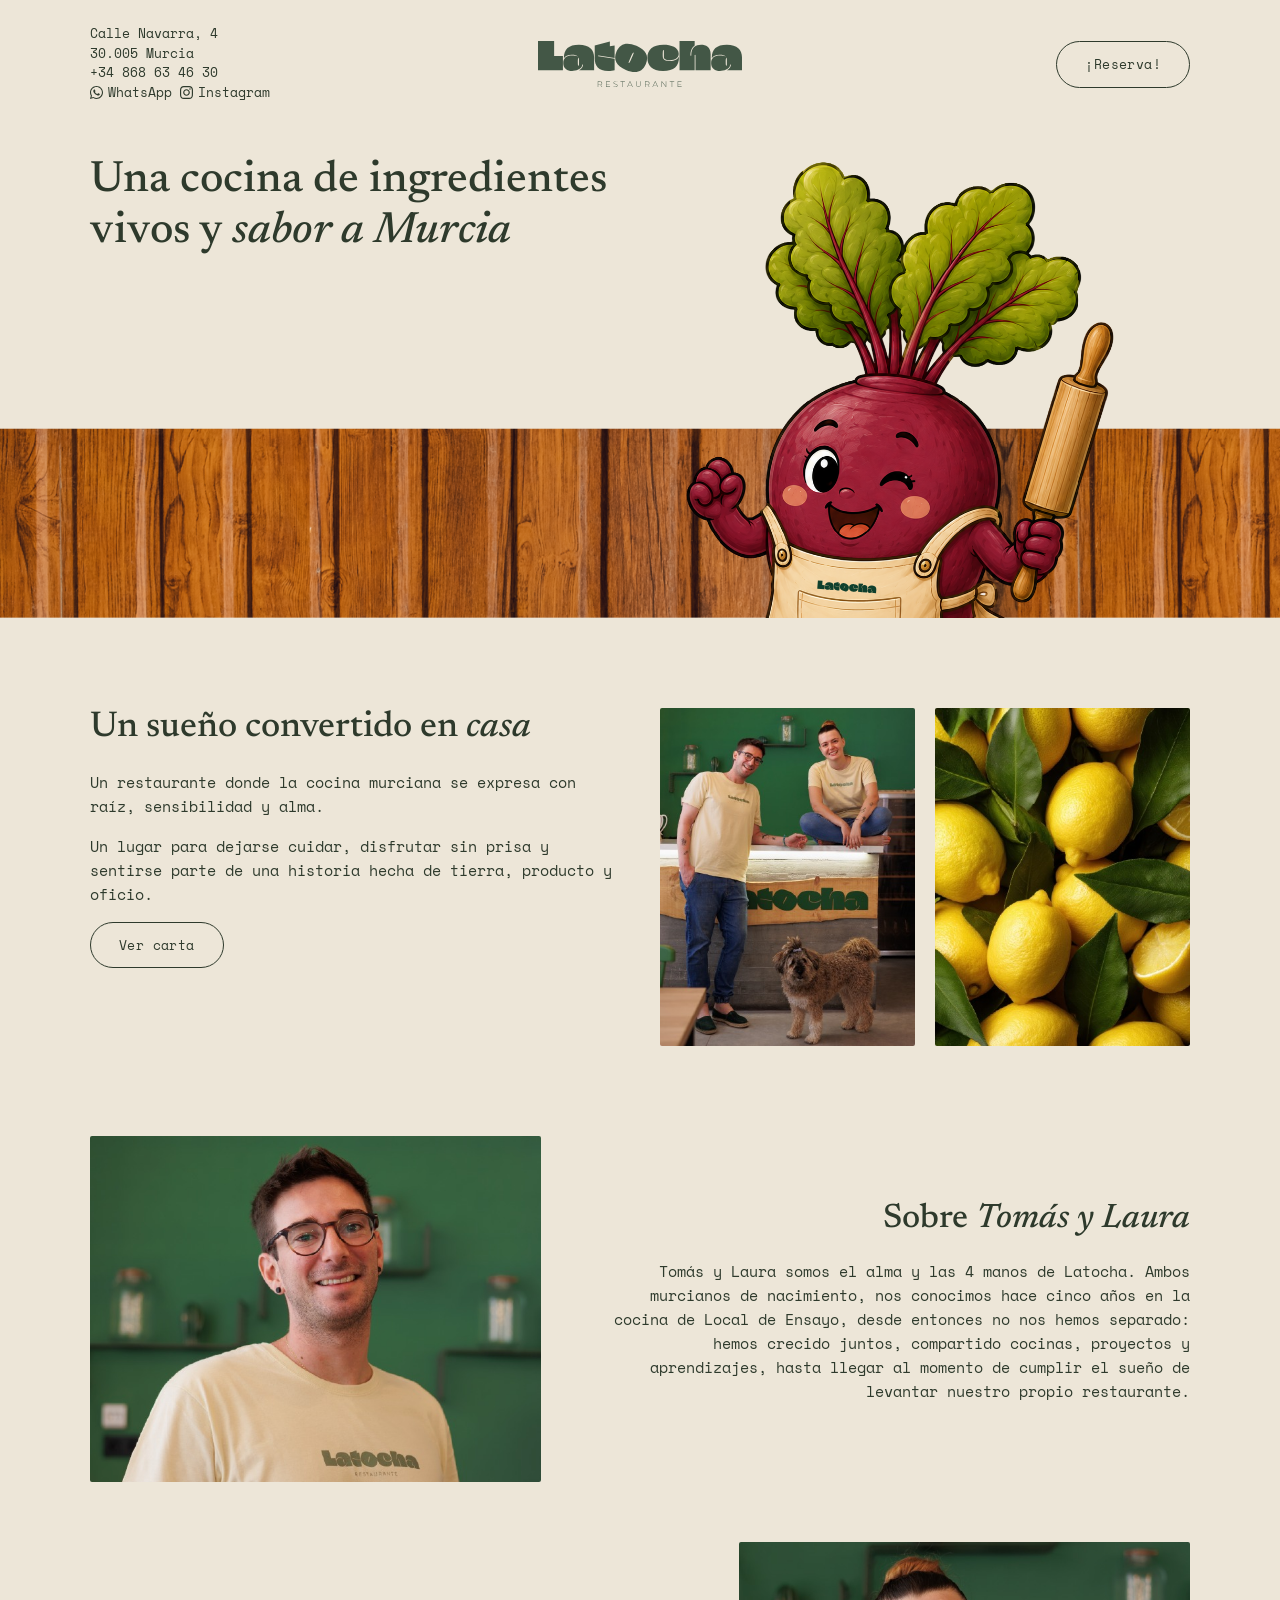
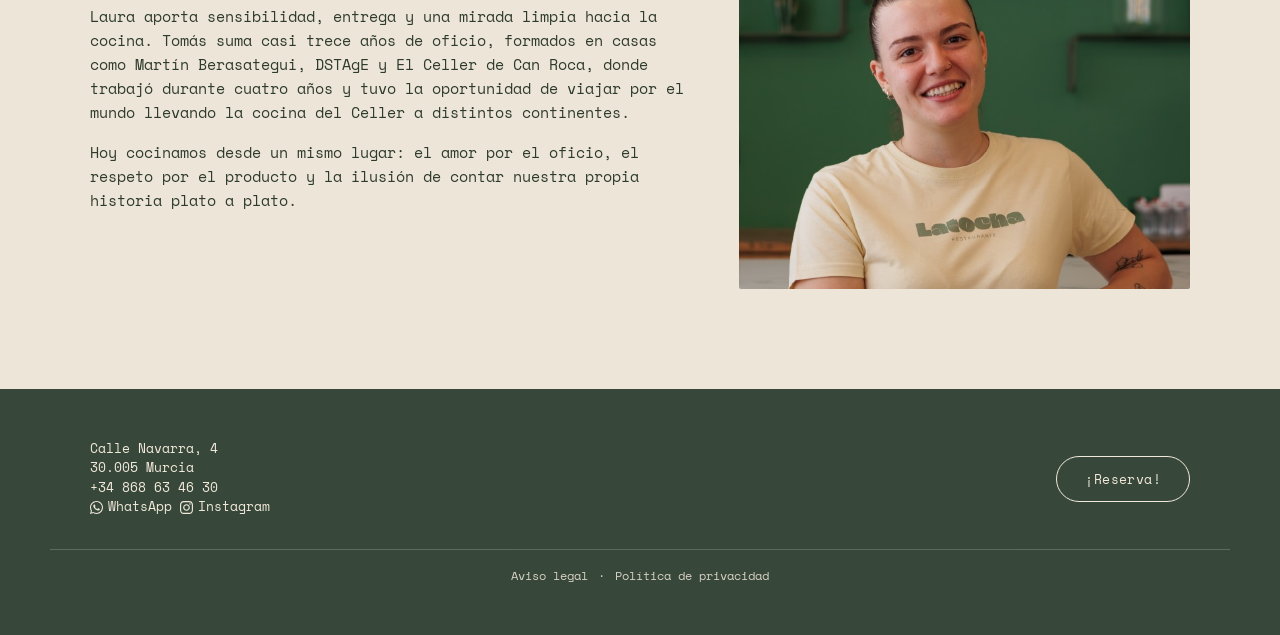
<file: index.html>
<!DOCTYPE html>
<html lang="es">
<head>
<meta charset="UTF-8">
<meta name="viewport" content="width=device-width, initial-scale=1.0">
<title>Latocha Restaurante — Cocina murciana con raíz</title>
<meta name="description" content="Latocha, restaurante en Murcia. Cocina de ingredientes vivos y sabor a Murcia. Calle Navarra, 4, 30005 Murcia.">
<link rel="icon" href="assets/favicon/favicon.ico" sizes="any">
<link rel="icon" type="image/png" sizes="16x16" href="assets/favicon/favicon-16.png">
<link rel="icon" type="image/png" sizes="32x32" href="assets/favicon/favicon-32.png">
<link rel="icon" type="image/png" sizes="192x192" href="assets/favicon/icon-192.png">
<link rel="apple-touch-icon" sizes="180x180" href="assets/favicon/apple-touch-icon.png">
<link rel="stylesheet" href="styles.css">
</head>
<body>

<header class="topbar">
  <div class="topbar__inner">
    <address class="contact">
      Calle Navarra, 4<br>
      30.005 Murcia<br>
      <a href="tel:+34868634630">+34 868 63 46 30</a><br>
      <a href="https://wa.me/message/DMOVZ7V74JN2B1" class="contact-link" target="_blank" rel="noopener" aria-label="Escríbenos por WhatsApp">
        <svg class="contact-icon" viewBox="0 0 24 24" aria-hidden="true"><path d="M17.472 14.382c-.297-.149-1.758-.867-2.03-.967-.273-.099-.471-.148-.67.15-.197.297-.767.966-.94 1.164-.173.199-.347.223-.644.075-.297-.15-1.255-.463-2.39-1.475-.883-.788-1.48-1.761-1.653-2.059-.173-.297-.018-.458.13-.606.134-.133.298-.347.446-.52.149-.174.198-.298.298-.497.099-.198.05-.371-.025-.52-.075-.149-.669-1.612-.916-2.207-.242-.579-.487-.5-.669-.51-.173-.008-.371-.01-.57-.01-.198 0-.52.074-.792.372-.272.297-1.04 1.016-1.04 2.479 0 1.462 1.065 2.875 1.213 3.074.149.198 2.096 3.2 5.077 4.487.709.306 1.262.489 1.694.625.712.226 1.36.194 1.872.118.571-.085 1.758-.719 2.006-1.413.248-.694.248-1.289.173-1.413-.074-.124-.272-.198-.57-.347z"/><path d="M12.001 0C5.373 0 0 5.373 0 12c0 2.15.564 4.166 1.548 5.914L0 24l6.257-1.632A11.94 11.94 0 0012 24c6.627 0 12-5.373 12-12S18.627 0 12.001 0zm0 22.031a10.02 10.02 0 01-5.116-1.401l-.367-.218-3.79.988 1.012-3.696-.24-.379a9.99 9.99 0 01-1.522-5.325c0-5.522 4.494-10.016 10.023-10.016 5.522 0 10.017 4.494 10.017 10.016 0 5.53-4.495 10.031-10.017 10.031z"/></svg>
        WhatsApp
      </a>
      <a href="https://www.instagram.com/latocha___/" class="contact-link" target="_blank" rel="noopener" aria-label="Síguenos en Instagram">
        <svg class="contact-icon" viewBox="0 0 24 24" aria-hidden="true"><path fill-rule="evenodd" d="M12 2.163c3.204 0 3.584.012 4.85.07 3.252.148 4.771 1.691 4.919 4.919.058 1.265.069 1.645.069 4.849 0 3.205-.012 3.584-.069 4.849-.149 3.225-1.664 4.771-4.919 4.919-1.266.058-1.644.07-4.85.07-3.204 0-3.584-.012-4.849-.07-3.26-.149-4.771-1.699-4.919-4.92-.058-1.265-.07-1.644-.07-4.849 0-3.204.013-3.583.07-4.849.149-3.227 1.664-4.771 4.919-4.919 1.266-.057 1.645-.069 4.849-.069zm0-2.163c-3.259 0-3.667.014-4.947.072-4.358.2-6.78 2.618-6.98 6.98-.059 1.281-.073 1.689-.073 4.948 0 3.259.014 3.668.072 4.948.2 4.358 2.618 6.78 6.98 6.98 1.281.058 1.689.072 4.948.072 3.259 0 3.668-.014 4.948-.072 4.354-.2 6.782-2.618 6.979-6.98.059-1.28.073-1.689.073-4.948 0-3.259-.014-3.667-.072-4.947-.196-4.354-2.617-6.78-6.979-6.98-1.281-.059-1.69-.073-4.949-.073zm0 5.838c-3.403 0-6.162 2.759-6.162 6.162s2.759 6.163 6.162 6.163 6.162-2.759 6.162-6.163c0-3.403-2.759-6.162-6.162-6.162zm0 10.162c-2.209 0-4-1.79-4-4 0-2.209 1.791-4 4-4s4 1.791 4 4c0 2.21-1.791 4-4 4zm6.406-11.845c-.796 0-1.441.645-1.441 1.44s.645 1.44 1.441 1.44c.795 0 1.439-.645 1.439-1.44s-.644-1.44-1.439-1.44z"/></svg>
        Instagram
      </a>
    </address>

    <a href="#" class="logo" aria-label="Latocha Restaurante">
      <img src="assets/logo.svg" alt="Latocha Restaurante" class="logo__img">
    </a>

    <a href="https://reserve.dish.co/347446" class="btn btn--outline topbar__cta" target="_blank" rel="noopener">¡Reserva!</a>
  </div>
</header>

<section class="hero">
  <div class="hero__inner">
    <h1 class="hero__title">Una cocina de ingredientes vivos y <em>sabor a Murcia</em></h1>
  </div>
  <div class="hero__mascot">
    <img src="assets/mascota.svg" alt="Mascota de Latocha, un rabanito cocinero" class="mascot-img">
  </div>
  <div class="hero__wood" role="presentation"></div>
</section>

<section class="mission">
  <div class="mission__inner">
    <div class="mission__text">
      <h2>Un sueño convertido en <em>casa</em></h2>
      <p>Un restaurante donde la cocina murciana se expresa con raíz, sensibilidad y alma.</p>
      <p>Un lugar para dejarse cuidar, disfrutar sin prisa y sentirse parte de una historia hecha de tierra, producto y oficio.</p>
      <a href="https://qrco.de/bggiEl" class="btn btn--outline" target="_blank" rel="noopener">Ver carta</a>
    </div>
    <div class="mission__gallery">
      <div class="photo-slot" data-slot="1"><img src="assets/fotos/foto-1.jpg" alt="Barra de la cocina abierta de Latocha" loading="lazy"></div>
      <div class="photo-slot" data-slot="2"><img src="assets/fotos/foto-2.jpg" alt="Comedor de Latocha con pared verde" loading="lazy"></div>
    </div>
  </div>
</section>

<section class="about">
  <div class="about__row about__row--1">
    <div class="photo-slot photo-slot--wide" data-slot="3"><img src="assets/fotos/foto-3.jpg" alt="Tomás, cocinero de Latocha" loading="lazy"></div>
    <div class="about__text about__text--first">
      <h2>Sobre <em>Tomás y Laura</em></h2>
      <p>Tomás y Laura somos el alma y las 4 manos de Latocha. Ambos murcianos de nacimiento, nos conocimos hace cinco años en la cocina de Local de Ensayo, desde entonces no nos hemos separado: hemos crecido juntos, compartido cocinas, proyectos y aprendizajes, hasta llegar al momento de cumplir el sueño de levantar nuestro propio restaurante.</p>
    </div>
  </div>

  <div class="about__row about__row--2">
    <div class="about__text">
      <p>Laura aporta sensibilidad, entrega y una mirada limpia hacia la cocina. Tomás suma casi trece años de oficio, formados en casas como Martín Berasategui, DSTAgE y El Celler de Can Roca, donde trabajó durante cuatro años y tuvo la oportunidad de viajar por el mundo llevando la cocina del Celler a distintos continentes.</p>
      <p>Hoy cocinamos desde un mismo lugar: el amor por el oficio, el respeto por el producto y la ilusión de contar nuestra propia historia plato a plato.</p>
    </div>
    <div class="photo-slot photo-slot--wide" data-slot="4"><img src="assets/fotos/foto-4.jpg" alt="Laura, cocinera de Latocha" loading="lazy"></div>
  </div>
</section>

<footer class="footer" id="reserva">
  <div class="footer__inner">
    <address class="contact contact--light">
      Calle Navarra, 4<br>
      30.005 Murcia<br>
      <a href="tel:+34868634630">+34 868 63 46 30</a><br>
      <a href="https://wa.me/message/DMOVZ7V74JN2B1" class="contact-link" target="_blank" rel="noopener" aria-label="Escríbenos por WhatsApp">
        <svg class="contact-icon" viewBox="0 0 24 24" aria-hidden="true"><path d="M17.472 14.382c-.297-.149-1.758-.867-2.03-.967-.273-.099-.471-.148-.67.15-.197.297-.767.966-.94 1.164-.173.199-.347.223-.644.075-.297-.15-1.255-.463-2.39-1.475-.883-.788-1.48-1.761-1.653-2.059-.173-.297-.018-.458.13-.606.134-.133.298-.347.446-.52.149-.174.198-.298.298-.497.099-.198.05-.371-.025-.52-.075-.149-.669-1.612-.916-2.207-.242-.579-.487-.5-.669-.51-.173-.008-.371-.01-.57-.01-.198 0-.52.074-.792.372-.272.297-1.04 1.016-1.04 2.479 0 1.462 1.065 2.875 1.213 3.074.149.198 2.096 3.2 5.077 4.487.709.306 1.262.489 1.694.625.712.226 1.36.194 1.872.118.571-.085 1.758-.719 2.006-1.413.248-.694.248-1.289.173-1.413-.074-.124-.272-.198-.57-.347z"/><path d="M12.001 0C5.373 0 0 5.373 0 12c0 2.15.564 4.166 1.548 5.914L0 24l6.257-1.632A11.94 11.94 0 0012 24c6.627 0 12-5.373 12-12S18.627 0 12.001 0zm0 22.031a10.02 10.02 0 01-5.116-1.401l-.367-.218-3.79.988 1.012-3.696-.24-.379a9.99 9.99 0 01-1.522-5.325c0-5.522 4.494-10.016 10.023-10.016 5.522 0 10.017 4.494 10.017 10.016 0 5.53-4.495 10.031-10.017 10.031z"/></svg>
        WhatsApp
      </a>
      <a href="https://www.instagram.com/latocha___/" class="contact-link" target="_blank" rel="noopener" aria-label="Síguenos en Instagram">
        <svg class="contact-icon" viewBox="0 0 24 24" aria-hidden="true"><path fill-rule="evenodd" d="M12 2.163c3.204 0 3.584.012 4.85.07 3.252.148 4.771 1.691 4.919 4.919.058 1.265.069 1.645.069 4.849 0 3.205-.012 3.584-.069 4.849-.149 3.225-1.664 4.771-4.919 4.919-1.266.058-1.644.07-4.85.07-3.204 0-3.584-.012-4.849-.07-3.26-.149-4.771-1.699-4.919-4.92-.058-1.265-.07-1.644-.07-4.849 0-3.204.013-3.583.07-4.849.149-3.227 1.664-4.771 4.919-4.919 1.266-.057 1.645-.069 4.849-.069zm0-2.163c-3.259 0-3.667.014-4.947.072-4.358.2-6.78 2.618-6.98 6.98-.059 1.281-.073 1.689-.073 4.948 0 3.259.014 3.668.072 4.948.2 4.358 2.618 6.78 6.98 6.98 1.281.058 1.689.072 4.948.072 3.259 0 3.668-.014 4.948-.072 4.354-.2 6.782-2.618 6.979-6.98.059-1.28.073-1.689.073-4.948 0-3.259-.014-3.667-.072-4.947-.196-4.354-2.617-6.78-6.979-6.98-1.281-.059-1.69-.073-4.949-.073zm0 5.838c-3.403 0-6.162 2.759-6.162 6.162s2.759 6.163 6.162 6.163 6.162-2.759 6.162-6.163c0-3.403-2.759-6.162-6.162-6.162zm0 10.162c-2.209 0-4-1.79-4-4 0-2.209 1.791-4 4-4s4 1.791 4 4c0 2.21-1.791 4-4 4zm6.406-11.845c-.796 0-1.441.645-1.441 1.44s.645 1.44 1.441 1.44c.795 0 1.439-.645 1.439-1.44s-.644-1.44-1.439-1.44z"/></svg>
        Instagram
      </a>
    </address>
    <a href="https://reserve.dish.co/347446" class="btn btn--outline btn--light" target="_blank" rel="noopener">¡Reserva!</a>
  </div>
  <div class="footer__legal">
    <a href="aviso-legal.html">Aviso legal</a>
    <span aria-hidden="true">·</span>
    <a href="privacidad.html">Política de privacidad</a>
  </div>
</footer>

</body>
</html>
</file>
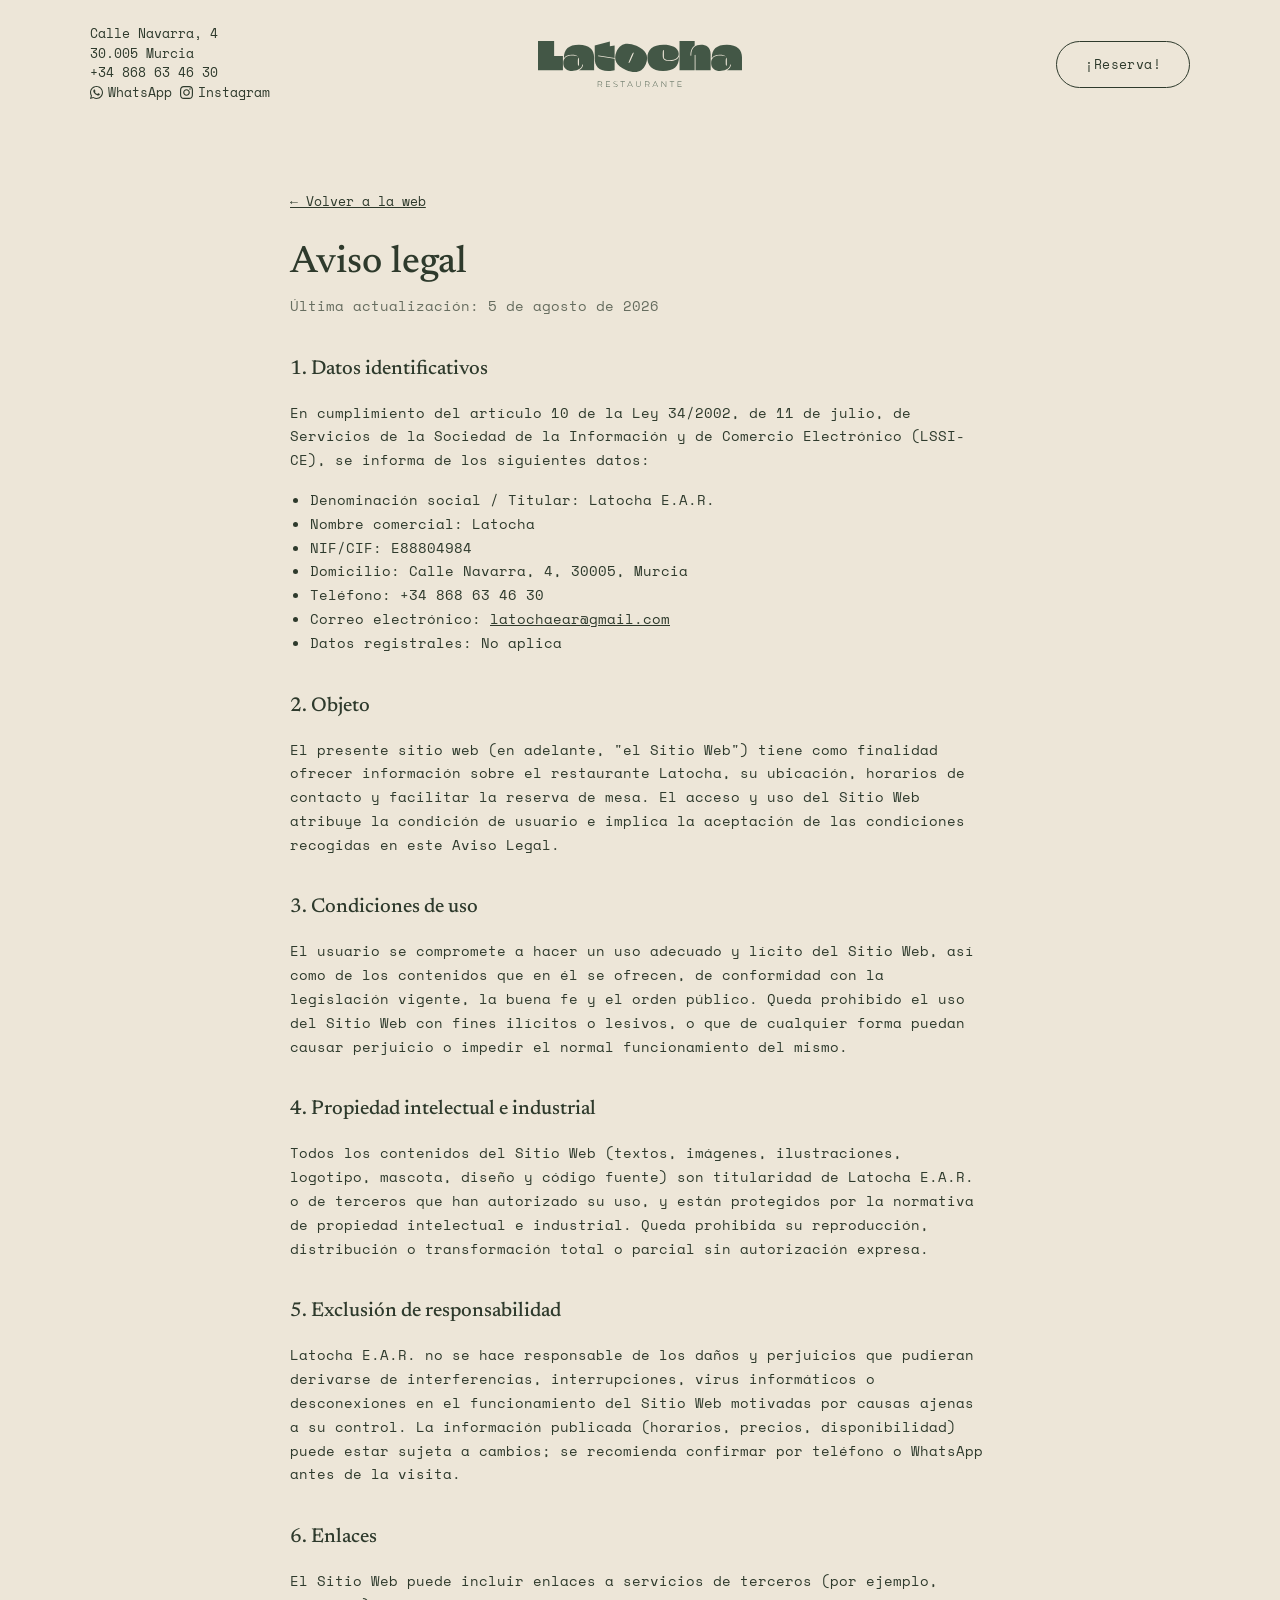
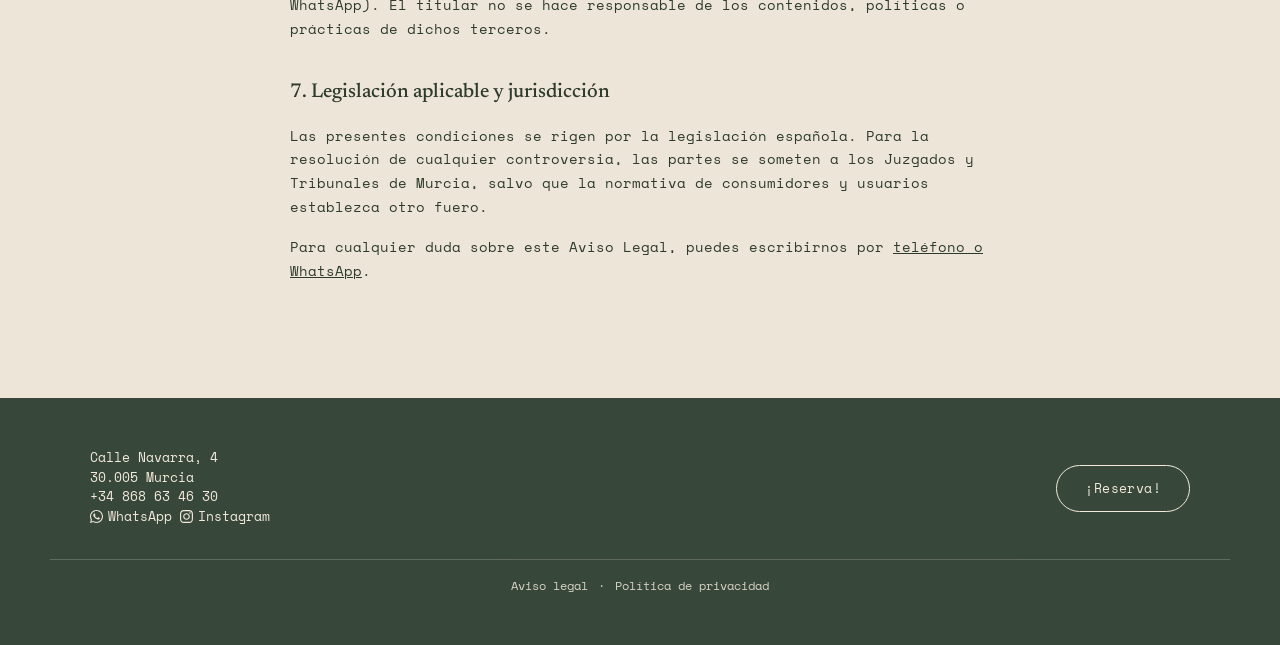
<file: aviso-legal.html>
<!DOCTYPE html>
<html lang="es">
<head>
<meta charset="UTF-8">
<meta name="viewport" content="width=device-width, initial-scale=1.0">
<title>Aviso legal — Latocha Restaurante</title>
<meta name="robots" content="noindex">
<link rel="icon" href="assets/favicon/favicon.ico" sizes="any">
<link rel="icon" type="image/png" sizes="16x16" href="assets/favicon/favicon-16.png">
<link rel="icon" type="image/png" sizes="32x32" href="assets/favicon/favicon-32.png">
<link rel="icon" type="image/png" sizes="192x192" href="assets/favicon/icon-192.png">
<link rel="apple-touch-icon" sizes="180x180" href="assets/favicon/apple-touch-icon.png">
<link rel="stylesheet" href="styles.css">
</head>
<body>

<header class="topbar">
  <div class="topbar__inner">
    <address class="contact">
      Calle Navarra, 4<br>
      30.005 Murcia<br>
      <a href="tel:+34868634630">+34 868 63 46 30</a><br>
      <a href="https://wa.me/message/DMOVZ7V74JN2B1" class="contact-link" target="_blank" rel="noopener" aria-label="Escríbenos por WhatsApp">
        <svg class="contact-icon" viewBox="0 0 24 24" aria-hidden="true"><path d="M17.472 14.382c-.297-.149-1.758-.867-2.03-.967-.273-.099-.471-.148-.67.15-.197.297-.767.966-.94 1.164-.173.199-.347.223-.644.075-.297-.15-1.255-.463-2.39-1.475-.883-.788-1.48-1.761-1.653-2.059-.173-.297-.018-.458.13-.606.134-.133.298-.347.446-.52.149-.174.198-.298.298-.497.099-.198.05-.371-.025-.52-.075-.149-.669-1.612-.916-2.207-.242-.579-.487-.5-.669-.51-.173-.008-.371-.01-.57-.01-.198 0-.52.074-.792.372-.272.297-1.04 1.016-1.04 2.479 0 1.462 1.065 2.875 1.213 3.074.149.198 2.096 3.2 5.077 4.487.709.306 1.262.489 1.694.625.712.226 1.36.194 1.872.118.571-.085 1.758-.719 2.006-1.413.248-.694.248-1.289.173-1.413-.074-.124-.272-.198-.57-.347z"/><path d="M12.001 0C5.373 0 0 5.373 0 12c0 2.15.564 4.166 1.548 5.914L0 24l6.257-1.632A11.94 11.94 0 0012 24c6.627 0 12-5.373 12-12S18.627 0 12.001 0zm0 22.031a10.02 10.02 0 01-5.116-1.401l-.367-.218-3.79.988 1.012-3.696-.24-.379a9.99 9.99 0 01-1.522-5.325c0-5.522 4.494-10.016 10.023-10.016 5.522 0 10.017 4.494 10.017 10.016 0 5.53-4.495 10.031-10.017 10.031z"/></svg>
        WhatsApp
      </a>
      <a href="https://www.instagram.com/latocha___/" class="contact-link" target="_blank" rel="noopener" aria-label="Síguenos en Instagram">
        <svg class="contact-icon" viewBox="0 0 24 24" aria-hidden="true"><path fill-rule="evenodd" d="M12 2.163c3.204 0 3.584.012 4.85.07 3.252.148 4.771 1.691 4.919 4.919.058 1.265.069 1.645.069 4.849 0 3.205-.012 3.584-.069 4.849-.149 3.225-1.664 4.771-4.919 4.919-1.266.058-1.644.07-4.85.07-3.204 0-3.584-.012-4.849-.07-3.26-.149-4.771-1.699-4.919-4.92-.058-1.265-.07-1.644-.07-4.849 0-3.204.013-3.583.07-4.849.149-3.227 1.664-4.771 4.919-4.919 1.266-.057 1.645-.069 4.849-.069zm0-2.163c-3.259 0-3.667.014-4.947.072-4.358.2-6.78 2.618-6.98 6.98-.059 1.281-.073 1.689-.073 4.948 0 3.259.014 3.668.072 4.948.2 4.358 2.618 6.78 6.98 6.98 1.281.058 1.689.072 4.948.072 3.259 0 3.668-.014 4.948-.072 4.354-.2 6.782-2.618 6.979-6.98.059-1.28.073-1.689.073-4.948 0-3.259-.014-3.667-.072-4.947-.196-4.354-2.617-6.78-6.979-6.98-1.281-.059-1.69-.073-4.949-.073zm0 5.838c-3.403 0-6.162 2.759-6.162 6.162s2.759 6.163 6.162 6.163 6.162-2.759 6.162-6.163c0-3.403-2.759-6.162-6.162-6.162zm0 10.162c-2.209 0-4-1.79-4-4 0-2.209 1.791-4 4-4s4 1.791 4 4c0 2.21-1.791 4-4 4zm6.406-11.845c-.796 0-1.441.645-1.441 1.44s.645 1.44 1.441 1.44c.795 0 1.439-.645 1.439-1.44s-.644-1.44-1.439-1.44z"/></svg>
        Instagram
      </a>
    </address>

    <a href="index.html" class="logo" aria-label="Latocha Restaurante">
      <img src="assets/logo.svg" alt="Latocha Restaurante" class="logo__img">
    </a>

    <a href="https://reserve.dish.co/347446" class="btn btn--outline topbar__cta" target="_blank" rel="noopener">¡Reserva!</a>
  </div>
</header>

<main class="legal">
  <div class="legal__inner">
    <a href="index.html" class="legal__back">← Volver a la web</a>
    <h1>Aviso legal</h1>
    <p class="legal__updated">Última actualización: 5 de agosto de 2026</p>

    <h2>1. Datos identificativos</h2>
    <p>En cumplimiento del artículo 10 de la Ley 34/2002, de 11 de julio, de Servicios de la Sociedad de la Información y de Comercio Electrónico (LSSI-CE), se informa de los siguientes datos:</p>
    <ul>
      <li>Denominación social / Titular: Latocha E.A.R.</li>
      <li>Nombre comercial: Latocha</li>
      <li>NIF/CIF: E88804984</li>
      <li>Domicilio: Calle Navarra, 4, 30005, Murcia</li>
      <li>Teléfono: +34 868 63 46 30</li>
      <li>Correo electrónico: <a href="mailto:latochaear@gmail.com">latochaear@gmail.com</a></li>
      <li>Datos registrales: No aplica</li>
    </ul>

    <h2>2. Objeto</h2>
    <p>El presente sitio web (en adelante, "el Sitio Web") tiene como finalidad ofrecer información sobre el restaurante Latocha, su ubicación, horarios de contacto y facilitar la reserva de mesa. El acceso y uso del Sitio Web atribuye la condición de usuario e implica la aceptación de las condiciones recogidas en este Aviso Legal.</p>

    <h2>3. Condiciones de uso</h2>
    <p>El usuario se compromete a hacer un uso adecuado y lícito del Sitio Web, así como de los contenidos que en él se ofrecen, de conformidad con la legislación vigente, la buena fe y el orden público. Queda prohibido el uso del Sitio Web con fines ilícitos o lesivos, o que de cualquier forma puedan causar perjuicio o impedir el normal funcionamiento del mismo.</p>

    <h2>4. Propiedad intelectual e industrial</h2>
    <p>Todos los contenidos del Sitio Web (textos, imágenes, ilustraciones, logotipo, mascota, diseño y código fuente) son titularidad de Latocha E.A.R. o de terceros que han autorizado su uso, y están protegidos por la normativa de propiedad intelectual e industrial. Queda prohibida su reproducción, distribución o transformación total o parcial sin autorización expresa.</p>

    <h2>5. Exclusión de responsabilidad</h2>
    <p>Latocha E.A.R. no se hace responsable de los daños y perjuicios que pudieran derivarse de interferencias, interrupciones, virus informáticos o desconexiones en el funcionamiento del Sitio Web motivadas por causas ajenas a su control. La información publicada (horarios, precios, disponibilidad) puede estar sujeta a cambios; se recomienda confirmar por teléfono o WhatsApp antes de la visita.</p>

    <h2>6. Enlaces</h2>
    <p>El Sitio Web puede incluir enlaces a servicios de terceros (por ejemplo, WhatsApp). El titular no se hace responsable de los contenidos, políticas o prácticas de dichos terceros.</p>

    <h2>7. Legislación aplicable y jurisdicción</h2>
    <p>Las presentes condiciones se rigen por la legislación española. Para la resolución de cualquier controversia, las partes se someten a los Juzgados y Tribunales de Murcia, salvo que la normativa de consumidores y usuarios establezca otro fuero.</p>

    <p>Para cualquier duda sobre este Aviso Legal, puedes escribirnos por <a href="index.html#reserva">teléfono o WhatsApp</a>.</p>
  </div>
</main>

<footer class="footer">
  <div class="footer__inner">
    <address class="contact contact--light">
      Calle Navarra, 4<br>
      30.005 Murcia<br>
      <a href="tel:+34868634630">+34 868 63 46 30</a><br>
      <a href="https://wa.me/message/DMOVZ7V74JN2B1" class="contact-link" target="_blank" rel="noopener" aria-label="Escríbenos por WhatsApp">
        <svg class="contact-icon" viewBox="0 0 24 24" aria-hidden="true"><path d="M17.472 14.382c-.297-.149-1.758-.867-2.03-.967-.273-.099-.471-.148-.67.15-.197.297-.767.966-.94 1.164-.173.199-.347.223-.644.075-.297-.15-1.255-.463-2.39-1.475-.883-.788-1.48-1.761-1.653-2.059-.173-.297-.018-.458.13-.606.134-.133.298-.347.446-.52.149-.174.198-.298.298-.497.099-.198.05-.371-.025-.52-.075-.149-.669-1.612-.916-2.207-.242-.579-.487-.5-.669-.51-.173-.008-.371-.01-.57-.01-.198 0-.52.074-.792.372-.272.297-1.04 1.016-1.04 2.479 0 1.462 1.065 2.875 1.213 3.074.149.198 2.096 3.2 5.077 4.487.709.306 1.262.489 1.694.625.712.226 1.36.194 1.872.118.571-.085 1.758-.719 2.006-1.413.248-.694.248-1.289.173-1.413-.074-.124-.272-.198-.57-.347z"/><path d="M12.001 0C5.373 0 0 5.373 0 12c0 2.15.564 4.166 1.548 5.914L0 24l6.257-1.632A11.94 11.94 0 0012 24c6.627 0 12-5.373 12-12S18.627 0 12.001 0zm0 22.031a10.02 10.02 0 01-5.116-1.401l-.367-.218-3.79.988 1.012-3.696-.24-.379a9.99 9.99 0 01-1.522-5.325c0-5.522 4.494-10.016 10.023-10.016 5.522 0 10.017 4.494 10.017 10.016 0 5.53-4.495 10.031-10.017 10.031z"/></svg>
        WhatsApp
      </a>
      <a href="https://www.instagram.com/latocha___/" class="contact-link" target="_blank" rel="noopener" aria-label="Síguenos en Instagram">
        <svg class="contact-icon" viewBox="0 0 24 24" aria-hidden="true"><path fill-rule="evenodd" d="M12 2.163c3.204 0 3.584.012 4.85.07 3.252.148 4.771 1.691 4.919 4.919.058 1.265.069 1.645.069 4.849 0 3.205-.012 3.584-.069 4.849-.149 3.225-1.664 4.771-4.919 4.919-1.266.058-1.644.07-4.85.07-3.204 0-3.584-.012-4.849-.07-3.26-.149-4.771-1.699-4.919-4.92-.058-1.265-.07-1.644-.07-4.849 0-3.204.013-3.583.07-4.849.149-3.227 1.664-4.771 4.919-4.919 1.266-.057 1.645-.069 4.849-.069zm0-2.163c-3.259 0-3.667.014-4.947.072-4.358.2-6.78 2.618-6.98 6.98-.059 1.281-.073 1.689-.073 4.948 0 3.259.014 3.668.072 4.948.2 4.358 2.618 6.78 6.98 6.98 1.281.058 1.689.072 4.948.072 3.259 0 3.668-.014 4.948-.072 4.354-.2 6.782-2.618 6.979-6.98.059-1.28.073-1.689.073-4.948 0-3.259-.014-3.667-.072-4.947-.196-4.354-2.617-6.78-6.979-6.98-1.281-.059-1.69-.073-4.949-.073zm0 5.838c-3.403 0-6.162 2.759-6.162 6.162s2.759 6.163 6.162 6.163 6.162-2.759 6.162-6.163c0-3.403-2.759-6.162-6.162-6.162zm0 10.162c-2.209 0-4-1.79-4-4 0-2.209 1.791-4 4-4s4 1.791 4 4c0 2.21-1.791 4-4 4zm6.406-11.845c-.796 0-1.441.645-1.441 1.44s.645 1.44 1.441 1.44c.795 0 1.439-.645 1.439-1.44s-.644-1.44-1.439-1.44z"/></svg>
        Instagram
      </a>
    </address>
    <a href="https://reserve.dish.co/347446" class="btn btn--outline btn--light" target="_blank" rel="noopener">¡Reserva!</a>
  </div>
  <div class="footer__legal">
    <a href="aviso-legal.html">Aviso legal</a>
    <span aria-hidden="true">·</span>
    <a href="privacidad.html">Política de privacidad</a>
  </div>
</footer>

</body>
</html>
</file>
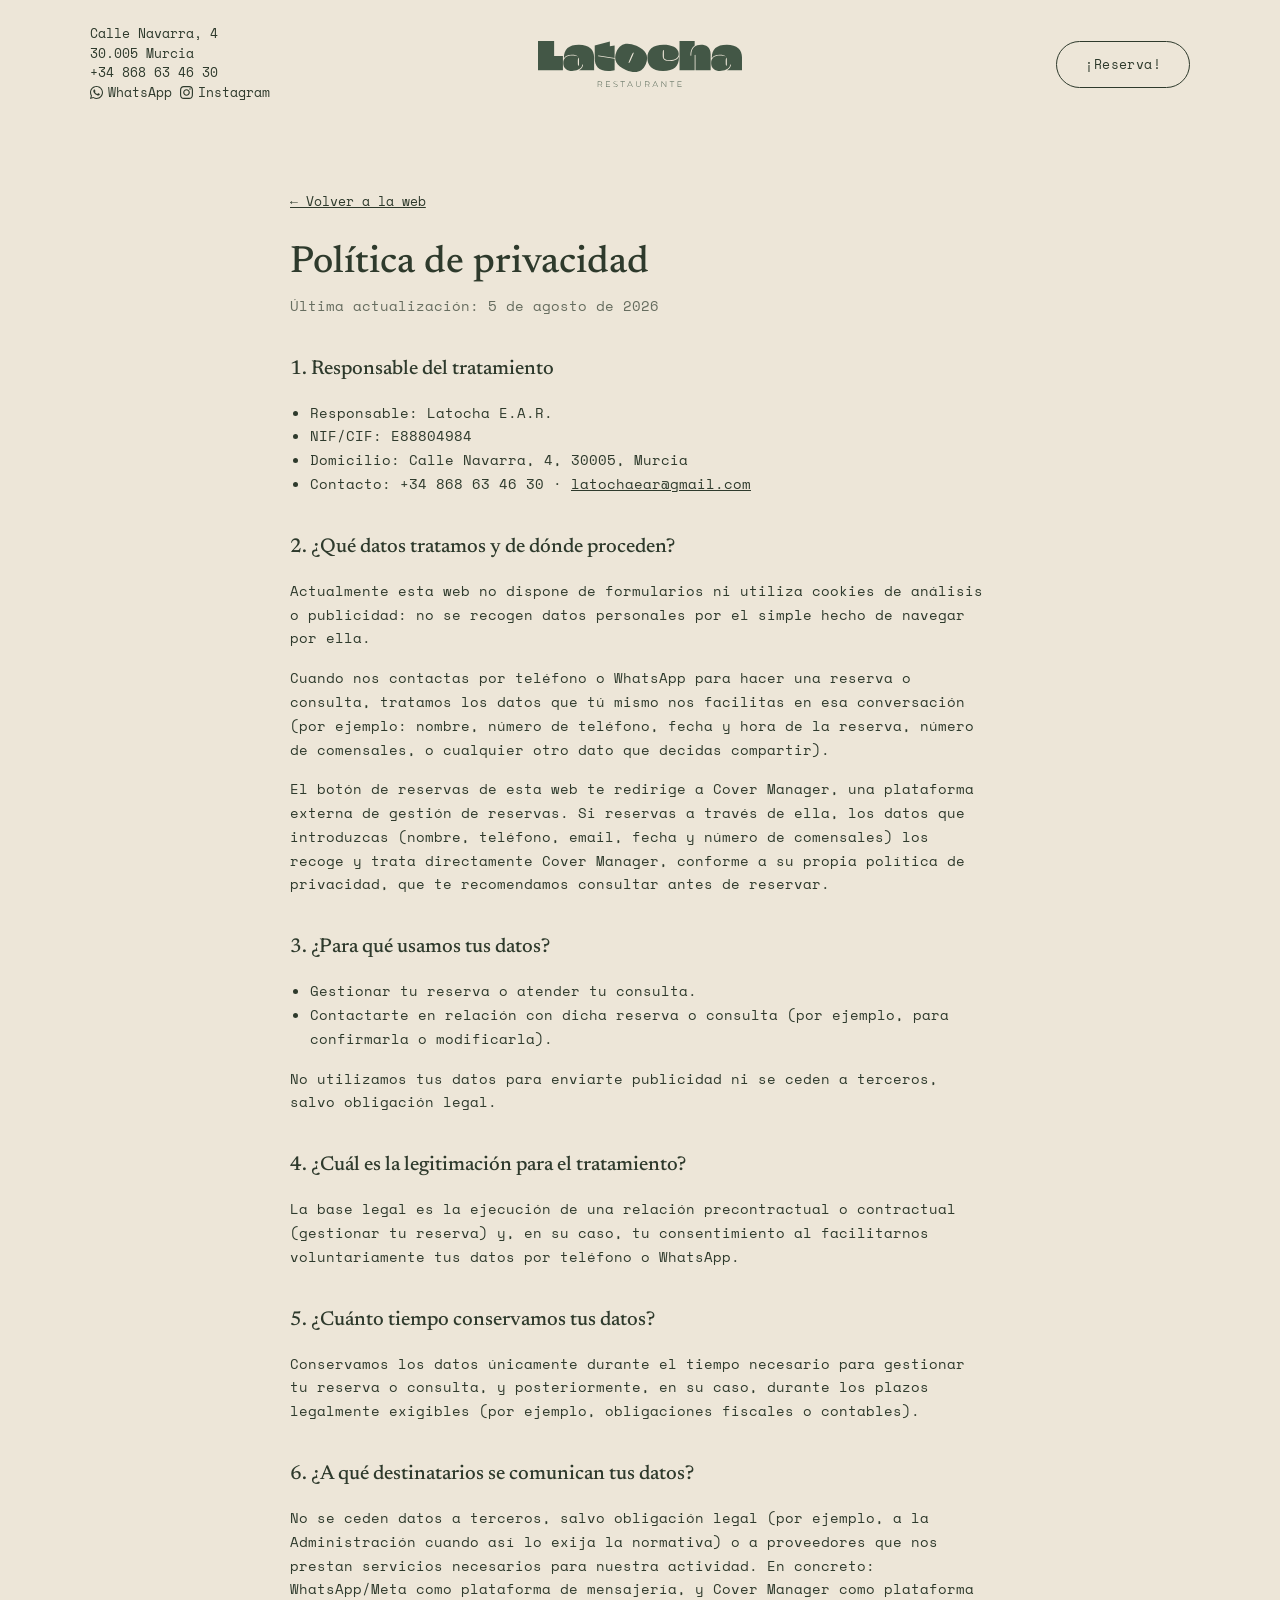
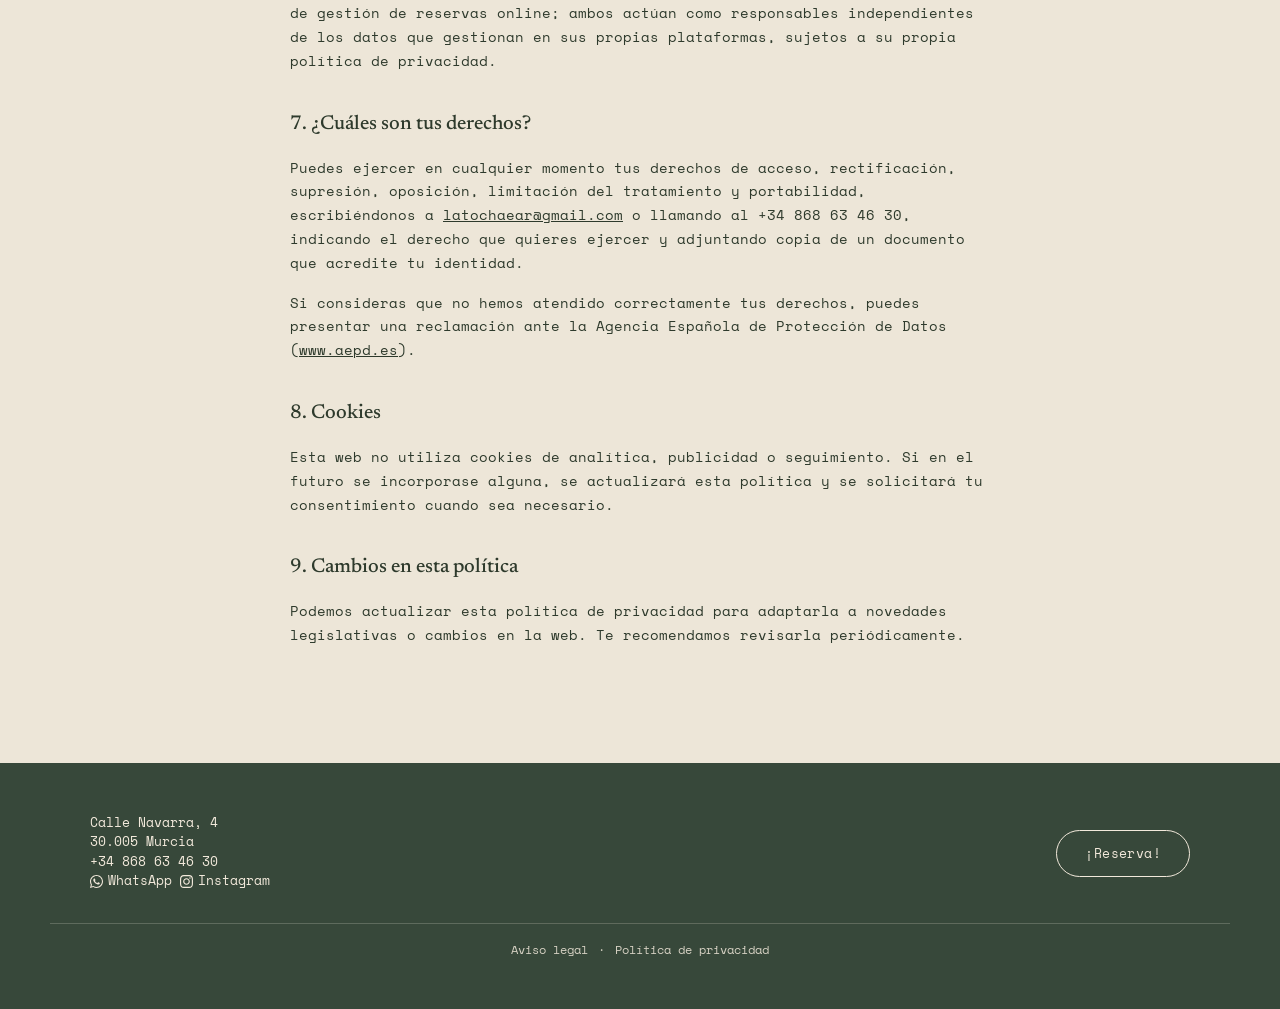
<file: privacidad.html>
<!DOCTYPE html>
<html lang="es">
<head>
<meta charset="UTF-8">
<meta name="viewport" content="width=device-width, initial-scale=1.0">
<title>Política de privacidad — Latocha Restaurante</title>
<meta name="robots" content="noindex">
<link rel="icon" href="assets/favicon/favicon.ico" sizes="any">
<link rel="icon" type="image/png" sizes="16x16" href="assets/favicon/favicon-16.png">
<link rel="icon" type="image/png" sizes="32x32" href="assets/favicon/favicon-32.png">
<link rel="icon" type="image/png" sizes="192x192" href="assets/favicon/icon-192.png">
<link rel="apple-touch-icon" sizes="180x180" href="assets/favicon/apple-touch-icon.png">
<link rel="stylesheet" href="styles.css">
</head>
<body>

<header class="topbar">
  <div class="topbar__inner">
    <address class="contact">
      Calle Navarra, 4<br>
      30.005 Murcia<br>
      <a href="tel:+34868634630">+34 868 63 46 30</a><br>
      <a href="https://wa.me/message/DMOVZ7V74JN2B1" class="contact-link" target="_blank" rel="noopener" aria-label="Escríbenos por WhatsApp">
        <svg class="contact-icon" viewBox="0 0 24 24" aria-hidden="true"><path d="M17.472 14.382c-.297-.149-1.758-.867-2.03-.967-.273-.099-.471-.148-.67.15-.197.297-.767.966-.94 1.164-.173.199-.347.223-.644.075-.297-.15-1.255-.463-2.39-1.475-.883-.788-1.48-1.761-1.653-2.059-.173-.297-.018-.458.13-.606.134-.133.298-.347.446-.52.149-.174.198-.298.298-.497.099-.198.05-.371-.025-.52-.075-.149-.669-1.612-.916-2.207-.242-.579-.487-.5-.669-.51-.173-.008-.371-.01-.57-.01-.198 0-.52.074-.792.372-.272.297-1.04 1.016-1.04 2.479 0 1.462 1.065 2.875 1.213 3.074.149.198 2.096 3.2 5.077 4.487.709.306 1.262.489 1.694.625.712.226 1.36.194 1.872.118.571-.085 1.758-.719 2.006-1.413.248-.694.248-1.289.173-1.413-.074-.124-.272-.198-.57-.347z"/><path d="M12.001 0C5.373 0 0 5.373 0 12c0 2.15.564 4.166 1.548 5.914L0 24l6.257-1.632A11.94 11.94 0 0012 24c6.627 0 12-5.373 12-12S18.627 0 12.001 0zm0 22.031a10.02 10.02 0 01-5.116-1.401l-.367-.218-3.79.988 1.012-3.696-.24-.379a9.99 9.99 0 01-1.522-5.325c0-5.522 4.494-10.016 10.023-10.016 5.522 0 10.017 4.494 10.017 10.016 0 5.53-4.495 10.031-10.017 10.031z"/></svg>
        WhatsApp
      </a>
      <a href="https://www.instagram.com/latocha___/" class="contact-link" target="_blank" rel="noopener" aria-label="Síguenos en Instagram">
        <svg class="contact-icon" viewBox="0 0 24 24" aria-hidden="true"><path fill-rule="evenodd" d="M12 2.163c3.204 0 3.584.012 4.85.07 3.252.148 4.771 1.691 4.919 4.919.058 1.265.069 1.645.069 4.849 0 3.205-.012 3.584-.069 4.849-.149 3.225-1.664 4.771-4.919 4.919-1.266.058-1.644.07-4.85.07-3.204 0-3.584-.012-4.849-.07-3.26-.149-4.771-1.699-4.919-4.92-.058-1.265-.07-1.644-.07-4.849 0-3.204.013-3.583.07-4.849.149-3.227 1.664-4.771 4.919-4.919 1.266-.057 1.645-.069 4.849-.069zm0-2.163c-3.259 0-3.667.014-4.947.072-4.358.2-6.78 2.618-6.98 6.98-.059 1.281-.073 1.689-.073 4.948 0 3.259.014 3.668.072 4.948.2 4.358 2.618 6.78 6.98 6.98 1.281.058 1.689.072 4.948.072 3.259 0 3.668-.014 4.948-.072 4.354-.2 6.782-2.618 6.979-6.98.059-1.28.073-1.689.073-4.948 0-3.259-.014-3.667-.072-4.947-.196-4.354-2.617-6.78-6.979-6.98-1.281-.059-1.69-.073-4.949-.073zm0 5.838c-3.403 0-6.162 2.759-6.162 6.162s2.759 6.163 6.162 6.163 6.162-2.759 6.162-6.163c0-3.403-2.759-6.162-6.162-6.162zm0 10.162c-2.209 0-4-1.79-4-4 0-2.209 1.791-4 4-4s4 1.791 4 4c0 2.21-1.791 4-4 4zm6.406-11.845c-.796 0-1.441.645-1.441 1.44s.645 1.44 1.441 1.44c.795 0 1.439-.645 1.439-1.44s-.644-1.44-1.439-1.44z"/></svg>
        Instagram
      </a>
    </address>

    <a href="index.html" class="logo" aria-label="Latocha Restaurante">
      <img src="assets/logo.svg" alt="Latocha Restaurante" class="logo__img">
    </a>

    <a href="https://reserve.dish.co/347446" class="btn btn--outline topbar__cta" target="_blank" rel="noopener">¡Reserva!</a>
  </div>
</header>

<main class="legal">
  <div class="legal__inner">
    <a href="index.html" class="legal__back">← Volver a la web</a>
    <h1>Política de privacidad</h1>
    <p class="legal__updated">Última actualización: 5 de agosto de 2026</p>

    <h2>1. Responsable del tratamiento</h2>
    <ul>
      <li>Responsable: Latocha E.A.R.</li>
      <li>NIF/CIF: E88804984</li>
      <li>Domicilio: Calle Navarra, 4, 30005, Murcia</li>
      <li>Contacto: +34 868 63 46 30 · <a href="mailto:latochaear@gmail.com">latochaear@gmail.com</a></li>
    </ul>

    <h2>2. ¿Qué datos tratamos y de dónde proceden?</h2>
    <p>Actualmente esta web no dispone de formularios ni utiliza cookies de análisis o publicidad: no se recogen datos personales por el simple hecho de navegar por ella.</p>
    <p>Cuando nos contactas por teléfono o WhatsApp para hacer una reserva o consulta, tratamos los datos que tú mismo nos facilitas en esa conversación (por ejemplo: nombre, número de teléfono, fecha y hora de la reserva, número de comensales, o cualquier otro dato que decidas compartir).</p>
    <p>El botón de reservas de esta web te redirige a Cover Manager, una plataforma externa de gestión de reservas. Si reservas a través de ella, los datos que introduzcas (nombre, teléfono, email, fecha y número de comensales) los recoge y trata directamente Cover Manager, conforme a su propia política de privacidad, que te recomendamos consultar antes de reservar.</p>

    <h2>3. ¿Para qué usamos tus datos?</h2>
    <ul>
      <li>Gestionar tu reserva o atender tu consulta.</li>
      <li>Contactarte en relación con dicha reserva o consulta (por ejemplo, para confirmarla o modificarla).</li>
    </ul>
    <p>No utilizamos tus datos para enviarte publicidad ni se ceden a terceros, salvo obligación legal.</p>

    <h2>4. ¿Cuál es la legitimación para el tratamiento?</h2>
    <p>La base legal es la ejecución de una relación precontractual o contractual (gestionar tu reserva) y, en su caso, tu consentimiento al facilitarnos voluntariamente tus datos por teléfono o WhatsApp.</p>

    <h2>5. ¿Cuánto tiempo conservamos tus datos?</h2>
    <p>Conservamos los datos únicamente durante el tiempo necesario para gestionar tu reserva o consulta, y posteriormente, en su caso, durante los plazos legalmente exigibles (por ejemplo, obligaciones fiscales o contables).</p>

    <h2>6. ¿A qué destinatarios se comunican tus datos?</h2>
    <p>No se ceden datos a terceros, salvo obligación legal (por ejemplo, a la Administración cuando así lo exija la normativa) o a proveedores que nos prestan servicios necesarios para nuestra actividad. En concreto: WhatsApp/Meta como plataforma de mensajería, y Cover Manager como plataforma de gestión de reservas online; ambos actúan como responsables independientes de los datos que gestionan en sus propias plataformas, sujetos a su propia política de privacidad.</p>

    <h2>7. ¿Cuáles son tus derechos?</h2>
    <p>Puedes ejercer en cualquier momento tus derechos de acceso, rectificación, supresión, oposición, limitación del tratamiento y portabilidad, escribiéndonos a <a href="mailto:latochaear@gmail.com">latochaear@gmail.com</a> o llamando al +34 868 63 46 30, indicando el derecho que quieres ejercer y adjuntando copia de un documento que acredite tu identidad.</p>
    <p>Si consideras que no hemos atendido correctamente tus derechos, puedes presentar una reclamación ante la Agencia Española de Protección de Datos (<a href="https://www.aepd.es" target="_blank" rel="noopener">www.aepd.es</a>).</p>

    <h2>8. Cookies</h2>
    <p>Esta web no utiliza cookies de analítica, publicidad o seguimiento. Si en el futuro se incorporase alguna, se actualizará esta política y se solicitará tu consentimiento cuando sea necesario.</p>

    <h2>9. Cambios en esta política</h2>
    <p>Podemos actualizar esta política de privacidad para adaptarla a novedades legislativas o cambios en la web. Te recomendamos revisarla periódicamente.</p>
  </div>
</main>

<footer class="footer">
  <div class="footer__inner">
    <address class="contact contact--light">
      Calle Navarra, 4<br>
      30.005 Murcia<br>
      <a href="tel:+34868634630">+34 868 63 46 30</a><br>
      <a href="https://wa.me/message/DMOVZ7V74JN2B1" class="contact-link" target="_blank" rel="noopener" aria-label="Escríbenos por WhatsApp">
        <svg class="contact-icon" viewBox="0 0 24 24" aria-hidden="true"><path d="M17.472 14.382c-.297-.149-1.758-.867-2.03-.967-.273-.099-.471-.148-.67.15-.197.297-.767.966-.94 1.164-.173.199-.347.223-.644.075-.297-.15-1.255-.463-2.39-1.475-.883-.788-1.48-1.761-1.653-2.059-.173-.297-.018-.458.13-.606.134-.133.298-.347.446-.52.149-.174.198-.298.298-.497.099-.198.05-.371-.025-.52-.075-.149-.669-1.612-.916-2.207-.242-.579-.487-.5-.669-.51-.173-.008-.371-.01-.57-.01-.198 0-.52.074-.792.372-.272.297-1.04 1.016-1.04 2.479 0 1.462 1.065 2.875 1.213 3.074.149.198 2.096 3.2 5.077 4.487.709.306 1.262.489 1.694.625.712.226 1.36.194 1.872.118.571-.085 1.758-.719 2.006-1.413.248-.694.248-1.289.173-1.413-.074-.124-.272-.198-.57-.347z"/><path d="M12.001 0C5.373 0 0 5.373 0 12c0 2.15.564 4.166 1.548 5.914L0 24l6.257-1.632A11.94 11.94 0 0012 24c6.627 0 12-5.373 12-12S18.627 0 12.001 0zm0 22.031a10.02 10.02 0 01-5.116-1.401l-.367-.218-3.79.988 1.012-3.696-.24-.379a9.99 9.99 0 01-1.522-5.325c0-5.522 4.494-10.016 10.023-10.016 5.522 0 10.017 4.494 10.017 10.016 0 5.53-4.495 10.031-10.017 10.031z"/></svg>
        WhatsApp
      </a>
      <a href="https://www.instagram.com/latocha___/" class="contact-link" target="_blank" rel="noopener" aria-label="Síguenos en Instagram">
        <svg class="contact-icon" viewBox="0 0 24 24" aria-hidden="true"><path fill-rule="evenodd" d="M12 2.163c3.204 0 3.584.012 4.85.07 3.252.148 4.771 1.691 4.919 4.919.058 1.265.069 1.645.069 4.849 0 3.205-.012 3.584-.069 4.849-.149 3.225-1.664 4.771-4.919 4.919-1.266.058-1.644.07-4.85.07-3.204 0-3.584-.012-4.849-.07-3.26-.149-4.771-1.699-4.919-4.92-.058-1.265-.07-1.644-.07-4.849 0-3.204.013-3.583.07-4.849.149-3.227 1.664-4.771 4.919-4.919 1.266-.057 1.645-.069 4.849-.069zm0-2.163c-3.259 0-3.667.014-4.947.072-4.358.2-6.78 2.618-6.98 6.98-.059 1.281-.073 1.689-.073 4.948 0 3.259.014 3.668.072 4.948.2 4.358 2.618 6.78 6.98 6.98 1.281.058 1.689.072 4.948.072 3.259 0 3.668-.014 4.948-.072 4.354-.2 6.782-2.618 6.979-6.98.059-1.28.073-1.689.073-4.948 0-3.259-.014-3.667-.072-4.947-.196-4.354-2.617-6.78-6.979-6.98-1.281-.059-1.69-.073-4.949-.073zm0 5.838c-3.403 0-6.162 2.759-6.162 6.162s2.759 6.163 6.162 6.163 6.162-2.759 6.162-6.163c0-3.403-2.759-6.162-6.162-6.162zm0 10.162c-2.209 0-4-1.79-4-4 0-2.209 1.791-4 4-4s4 1.791 4 4c0 2.21-1.791 4-4 4zm6.406-11.845c-.796 0-1.441.645-1.441 1.44s.645 1.44 1.441 1.44c.795 0 1.439-.645 1.439-1.44s-.644-1.44-1.439-1.44z"/></svg>
        Instagram
      </a>
    </address>
    <a href="https://reserve.dish.co/347446" class="btn btn--outline btn--light" target="_blank" rel="noopener">¡Reserva!</a>
  </div>
  <div class="footer__legal">
    <a href="aviso-legal.html">Aviso legal</a>
    <span aria-hidden="true">·</span>
    <a href="privacidad.html">Política de privacidad</a>
  </div>
</footer>

</body>
</html>
</file>
<file: styles.css>
:root {
  --cream: #EDE6D8;
  --cream-alt: #EDE6D8;
  --green: #37483A;
  --green-2: #3C4E3D;
  --ink: #2E3A2C;
  --cream-text: #F2E9DB;

  --font-serif: "Newsreader", Georgia, serif;
  --font-mono: "Space Mono", "Courier New", monospace;

  --max-width: 1180px;
}

/* Fonts served locally (assets/fonts) instead of Google's CDN, so no
   visitor data is sent to a third party just to render text. */
@font-face {
  font-family: "Newsreader";
  font-style: normal;
  font-weight: 400;
  font-display: swap;
  src: url("assets/fonts/newsreader-latin-400-normal.woff2") format("woff2");
}
@font-face {
  font-family: "Newsreader";
  font-style: normal;
  font-weight: 500;
  font-display: swap;
  src: url("assets/fonts/newsreader-latin-500-normal.woff2") format("woff2");
}
@font-face {
  font-family: "Newsreader";
  font-style: normal;
  font-weight: 600;
  font-display: swap;
  src: url("assets/fonts/newsreader-latin-600-normal.woff2") format("woff2");
}
@font-face {
  font-family: "Newsreader";
  font-style: italic;
  font-weight: 400;
  font-display: swap;
  src: url("assets/fonts/newsreader-latin-400-italic.woff2") format("woff2");
}
@font-face {
  font-family: "Newsreader";
  font-style: italic;
  font-weight: 500;
  font-display: swap;
  src: url("assets/fonts/newsreader-latin-500-italic.woff2") format("woff2");
}
@font-face {
  font-family: "Newsreader";
  font-style: italic;
  font-weight: 600;
  font-display: swap;
  src: url("assets/fonts/newsreader-latin-600-italic.woff2") format("woff2");
}
@font-face {
  font-family: "Space Mono";
  font-style: normal;
  font-weight: 400;
  font-display: swap;
  src: url("assets/fonts/space-mono-latin-400-normal.woff2") format("woff2");
}
@font-face {
  font-family: "Space Mono";
  font-style: normal;
  font-weight: 700;
  font-display: swap;
  src: url("assets/fonts/space-mono-latin-700-normal.woff2") format("woff2");
}

* { box-sizing: border-box; }

html { scroll-behavior: smooth; background: var(--cream); }

body {
  margin: 0;
  background: var(--cream);
  color: var(--ink);
  font-family: var(--font-mono);
  font-size: 15px;
  line-height: 1.6;
}

h1, h2, h3 {
  font-family: var(--font-serif);
  font-weight: 500;
  color: var(--ink);
  margin: 0 0 20px;
  line-height: 1.15;
}

em {
  font-style: italic;
}

p { margin: 0 0 16px; }

a { color: inherit; }

/* Buttons */
.btn {
  display: inline-block;
  font-family: var(--font-mono);
  font-size: 13px;
  letter-spacing: 0.03em;
  text-decoration: none;
  padding: 12px 28px;
  border-radius: 999px;
  border: 1px solid var(--ink);
  white-space: nowrap;
  background-color: transparent;
  cursor: pointer;
  transition: background-color 0.2s ease, color 0.2s ease, border-color 0.2s ease;
}

.btn--outline { color: var(--ink); }

.btn--outline:hover,
.btn--outline:focus-visible,
.btn--outline:active {
  background-color: var(--green);
  border-color: var(--green);
  color: var(--cream-text);
}

.btn--light {
  border-color: var(--cream-text);
  color: var(--cream-text);
}

.btn--light:hover,
.btn--light:focus-visible,
.btn--light:active {
  background-color: var(--cream);
  border-color: var(--cream);
  color: var(--green);
}

/* Header */
.topbar {
  background: var(--cream);
  padding: 24px 0;
}

.topbar__inner {
  max-width: var(--max-width);
  margin: 0 auto;
  padding: 0 40px;
  display: grid;
  grid-template-columns: 1fr auto 1fr;
  grid-template-areas: "contact logo button";
  align-items: center;
  gap: 20px;
}

.contact { grid-area: contact; }
.logo { grid-area: logo; justify-self: center; }
.topbar__cta { grid-area: button; justify-self: end; }

.contact {
  font-style: normal;
  font-size: 13px;
  line-height: 1.5;
}

.contact a {
  color: inherit;
  text-decoration: none;
}

.contact a:hover,
.contact a:focus-visible {
  text-decoration: underline;
}

.contact-link {
  display: inline-flex;
  align-items: center;
  gap: 5px;
}

.contact-icon {
  width: 13px;
  height: 13px;
  fill: currentColor;
  flex-shrink: 0;
}

.contact--light { color: var(--cream-text); }

.logo__img { height: 46px; width: auto; display: block; }

/* Hero */
.hero {
  background: var(--cream-alt);
  position: relative;
  /* safety net: the mascot must never be able to bleed up into the header
     above, no matter the viewport size */
  overflow: hidden;
}

.hero__inner {
  max-width: var(--max-width);
  margin: 0 auto;
  padding: 28px 40px 0;
  /* guarantees there's always enough room above the wood strip for the
     mascot to fit without touching the header AND leaves visible breathing
     room between the text and the wood (mascot height is always ~2.4x the
     wood height, so this reserves that same extra space, scaling with the
     viewport just like the wood strip and mascot do) */
  min-height: clamp(60px, calc(28px + 26vw), 300px);
}

.hero__title {
  font-size: clamp(28px, 4vw, 44px);
  max-width: 560px;
  margin-bottom: 0;
}

/* Mascot: absolutely positioned against .hero so its feet/apron line up
   exactly with the bottom of the wood strip and it bleeds up over the
   text area, matching the real design (measured directly from the
   source files: mascot height ≈ 2.4x the wood strip height, and its
   bottom edge is flush with the wood strip's bottom edge). */
.hero__mascot {
  position: absolute;
  right: 13%;
  bottom: 0;
  height: clamp(168px, 45vw, 456px);
  z-index: 3;
  pointer-events: none;
}

.mascot-img {
  height: 100%;
  width: auto;
  display: block;
}

.hero__wood {
  /* measured ~18.7% of viewport width consistently across desktop and mobile */
  height: clamp(70px, 18.7vw, 190px);
  background-image: url("assets/madera.png");
  background-repeat: repeat-x;
  background-size: auto 100%;
  position: relative;
  z-index: 1;
}

/* Mission */
.mission {
  padding: 90px 0;
}

.mission__inner {
  max-width: var(--max-width);
  margin: 0 auto;
  padding: 0 40px;
  display: grid;
  grid-template-columns: 1fr 1fr;
  gap: 40px;
  align-items: start;
}

.mission__text h2 { font-size: clamp(26px, 3vw, 36px); }

.mission__gallery {
  display: grid;
  grid-template-columns: 1fr 1fr;
  gap: 20px;
}

.photo-slot {
  background: var(--green);
  color: var(--cream-text);
  aspect-ratio: 808 / 1070; /* measured from the real design */
  display: flex;
  align-items: center;
  justify-content: center;
  border-radius: 2px;
  overflow: hidden;
}

.photo-slot span {
  font-family: var(--font-serif);
  font-size: 96px;
  opacity: 0.9;
}

.photo-slot img {
  width: 100%;
  height: 100%;
  object-fit: cover;
  display: block;
}

.photo-slot--wide {
  aspect-ratio: 1394 / 1071; /* measured from the real design, ~1.3 */
  flex: 0 0 41%;
}

/* About */
.about {
  padding-bottom: 100px;
}

.about__row {
  max-width: var(--max-width);
  margin: 0 auto;
  padding: 0 40px;
  display: flex;
  align-items: center;
  gap: 50px;
}

.about__row + .about__row { margin-top: 60px; }

.about__row--1 .photo-slot--wide { order: 1; }
.about__row--1 .about__text { order: 2; }

.about__row--2 .about__text { order: 1; }
.about__row--2 .photo-slot--wide { order: 2; }

.about__text { flex: 1 1 0%; }

.about__text h2 {
  font-size: clamp(26px, 3vw, 34px);
  text-align: right;
}

.about__text--first p,
.about__text--first { text-align: right; }

/* Footer */
.footer {
  background: var(--green);
  padding: 50px 0;
}

.footer__inner {
  max-width: var(--max-width);
  margin: 0 auto;
  padding: 0 40px;
  display: flex;
  align-items: center;
  justify-content: space-between;
  gap: 20px;
}

.footer__legal {
  max-width: var(--max-width);
  margin: 30px auto 0;
  padding: 16px 40px 0;
  border-top: 1px solid rgba(242, 233, 219, 0.25);
  display: flex;
  align-items: center;
  justify-content: center;
  gap: 10px;
  font-size: 12px;
  color: var(--cream-text);
  opacity: 0.85;
}

.footer__legal a {
  color: inherit;
  text-decoration: none;
}

.footer__legal a:hover,
.footer__legal a:focus-visible {
  text-decoration: underline;
}

/* Legal pages (aviso-legal.html, privacidad.html) */
.legal {
  padding: 60px 0 100px;
}

.legal__inner {
  max-width: 780px;
  margin: 0 auto;
  padding: 0 40px;
}

.legal__inner h1 {
  font-size: clamp(28px, 4vw, 38px);
  margin-bottom: 8px;
}

.legal__updated {
  font-size: 12px;
  opacity: 0.7;
  margin-bottom: 40px;
}

.legal__inner h2 {
  font-size: 20px;
  margin-top: 40px;
}

.legal__inner p,
.legal__inner li {
  font-size: 14px;
  line-height: 1.7;
}

.legal__inner ul {
  margin: 0 0 16px;
  padding-left: 20px;
}

.legal__inner a {
  color: var(--ink);
}

.legal__placeholder {
  background: var(--cream-alt);
  border: 1px dashed var(--ink);
  border-radius: 4px;
  padding: 2px 6px;
}

.legal__back {
  display: inline-block;
  margin-bottom: 30px;
  font-size: 13px;
}

/* Responsive */
@media (max-width: 900px) {
  /* side margin measured directly from the mobile design (~12.8% of viewport) */
  .topbar__inner,
  .hero__inner,
  .mission__inner,
  .about__row,
  .footer__inner,
  .footer__legal,
  .legal__inner {
    padding-left: 12%;
    padding-right: 12%;
  }

  .footer__legal { flex-wrap: wrap; }

  .topbar__inner {
    grid-template-columns: 1fr 1fr;
    grid-template-areas:
      "logo logo"
      "contact button";
    row-gap: 14px;
  }

  .logo { justify-self: center; }
  .contact { justify-self: start; }
  .topbar__cta { justify-self: end; align-self: center; }

  /* keep the text column clear of the mascot, which now overlaps from the right */
  .hero__title { max-width: 58%; font-size: clamp(20px, 5.6vw, 30px); }

  /* mascot bleeds almost to the screen edge on mobile (measured ~3.6% gap,
     vs. ~13% on desktop) */
  .hero__mascot { right: 3.5%; }

  .mission { padding: 60px 0; }

  .mission__inner {
    grid-template-columns: 1fr;
    gap: 30px;
  }

  .mission__gallery { gap: 10px; }

  .about__row {
    flex-direction: column;
    align-items: stretch;
    gap: 24px;
  }

  .about__row + .about__row { margin-top: 40px; }

  /* on mobile the reading order is always text then photo (unlike desktop,
     which alternates photo-left/text-right and text-left/photo-right) */
  .about__row--1 .photo-slot--wide,
  .about__row--2 .photo-slot--wide {
    order: 2;
    flex: none;
    /* boxes 3/4 are NOT full-bleed on mobile: ~83% width, centered */
    width: 83%;
    margin: 0 auto;
  }

  .about__row--1 .about__text,
  .about__row--2 .about__text { order: 1; }

  .about__text h2 { text-align: left; }

  /* only the heading goes left on mobile — the first paragraph stays
     right-aligned, matching the real design */
  .about__text--first { text-align: right; }
}

@media (max-width: 480px) {
  .topbar { padding: 20px 0; }
  .photo-slot span { font-size: 72px; }
}
</file>
